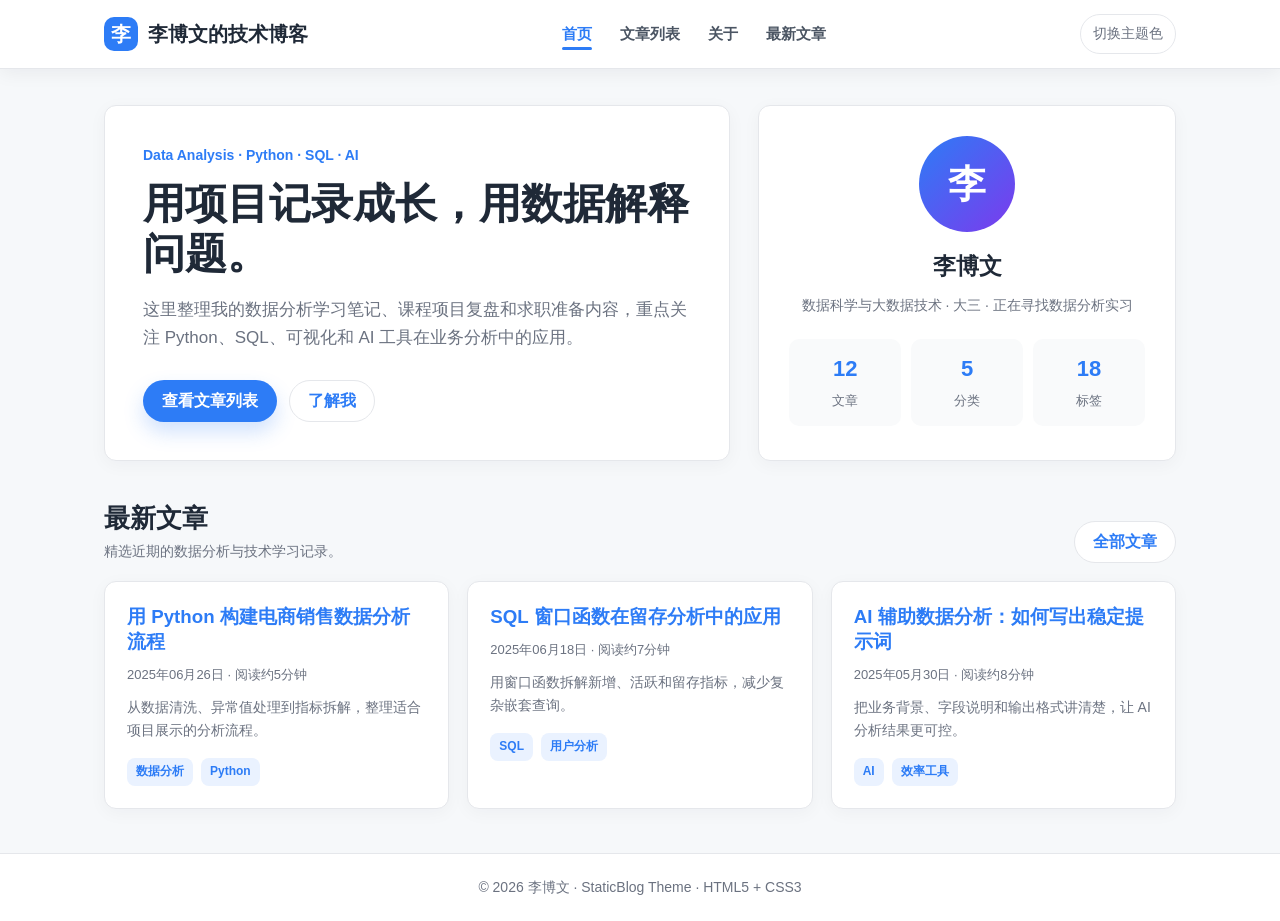
<file: index.html>
<!DOCTYPE html>
<html lang="zh-CN">
<head>
  <meta charset="UTF-8" />
  <meta name="viewport" content="width=device-width, initial-scale=1.0" />
  <meta name="description" content="李博文的个人技术博客首页，记录数据分析、Python、SQL 与 AI 学习笔记。" />
  <title>李博文的技术博客 - 首页</title>
  <link rel="stylesheet" href="styles.css" />
</head>
<body>
  <input class="theme-switch visually-hidden" type="checkbox" id="theme-switch" />
  <div class="site">
    <header class="topbar">
      <nav class="nav" aria-label="主导航">
        <a class="brand" href="index.html">
          <span class="brand-mark">李</span>
          <span>李博文的技术博客</span>
        </a>

        <input class="menu-toggle" type="checkbox" id="menu-toggle" />
        <label class="hamburger" for="menu-toggle" aria-label="展开或收起导航">
          <span></span>
          <span></span>
          <span></span>
        </label>

        <ul class="nav-links">
          <li><a class="active" href="index.html">首页</a></li>
          <li><a href="articles.html">文章列表</a></li>
          <li><a href="#about">关于</a></li>
          <li><a href="#latest">最新文章</a></li>
        </ul>

        <label class="theme-label" for="theme-switch">切换主题色</label>
      </nav>
    </header>

    <main class="container">
      <section class="hero">
        <div class="hero-card">
          <p class="eyebrow">Data Analysis · Python · SQL · AI</p>
          <h1>用项目记录成长，用数据解释问题。</h1>
          <p class="hero-text">
            这里整理我的数据分析学习笔记、课程项目复盘和求职准备内容，重点关注 Python、SQL、可视化和 AI 工具在业务分析中的应用。
          </p>
          <div class="hero-actions">
            <a class="button button-primary" href="articles.html">查看文章列表</a>
            <a class="button button-ghost" href="#about">了解我</a>
          </div>
        </div>

        <aside class="profile-card" id="about">
          <div class="avatar">李</div>
          <h2>李博文</h2>
          <p>数据科学与大数据技术 · 大三 · 正在寻找数据分析实习</p>
          <div class="stats" aria-label="博客统计">
            <div class="stat">
              <strong>12</strong>
              <span>文章</span>
            </div>
            <div class="stat">
              <strong>5</strong>
              <span>分类</span>
            </div>
            <div class="stat">
              <strong>18</strong>
              <span>标签</span>
            </div>
          </div>
        </aside>
      </section>

      <section id="latest" aria-labelledby="latest-title">
        <div class="section-head">
          <div>
            <h2 id="latest-title">最新文章</h2>
            <p>精选近期的数据分析与技术学习记录。</p>
          </div>
          <a class="button button-ghost" href="articles.html">全部文章</a>
        </div>

        <div class="posts-grid">
          <article class="post-card">
            <h3><a href="articles.html#python-commerce">用 Python 构建电商销售数据分析流程</a></h3>
            <p class="meta">2025年06月26日 · 阅读约5分钟</p>
            <p class="summary">从数据清洗、异常值处理到指标拆解，整理适合项目展示的分析流程。</p>
            <div class="tags">
              <span class="tag">数据分析</span>
              <span class="tag">Python</span>
            </div>
          </article>

          <article class="post-card">
            <h3><a href="articles.html#sql-retention">SQL 窗口函数在留存分析中的应用</a></h3>
            <p class="meta">2025年06月18日 · 阅读约7分钟</p>
            <p class="summary">用窗口函数拆解新增、活跃和留存指标，减少复杂嵌套查询。</p>
            <div class="tags">
              <span class="tag">SQL</span>
              <span class="tag">用户分析</span>
            </div>
          </article>

          <article class="post-card">
            <h3><a href="articles.html#ai-prompt">AI 辅助数据分析：如何写出稳定提示词</a></h3>
            <p class="meta">2025年05月30日 · 阅读约8分钟</p>
            <p class="summary">把业务背景、字段说明和输出格式讲清楚，让 AI 分析结果更可控。</p>
            <div class="tags">
              <span class="tag">AI</span>
              <span class="tag">效率工具</span>
            </div>
          </article>
        </div>
      </section>
    </main>

    <footer class="footer">
      <div class="footer-inner">© 2026 李博文 · StaticBlog Theme · HTML5 + CSS3</div>
    </footer>
  </div>
</body>
</html>
</file>
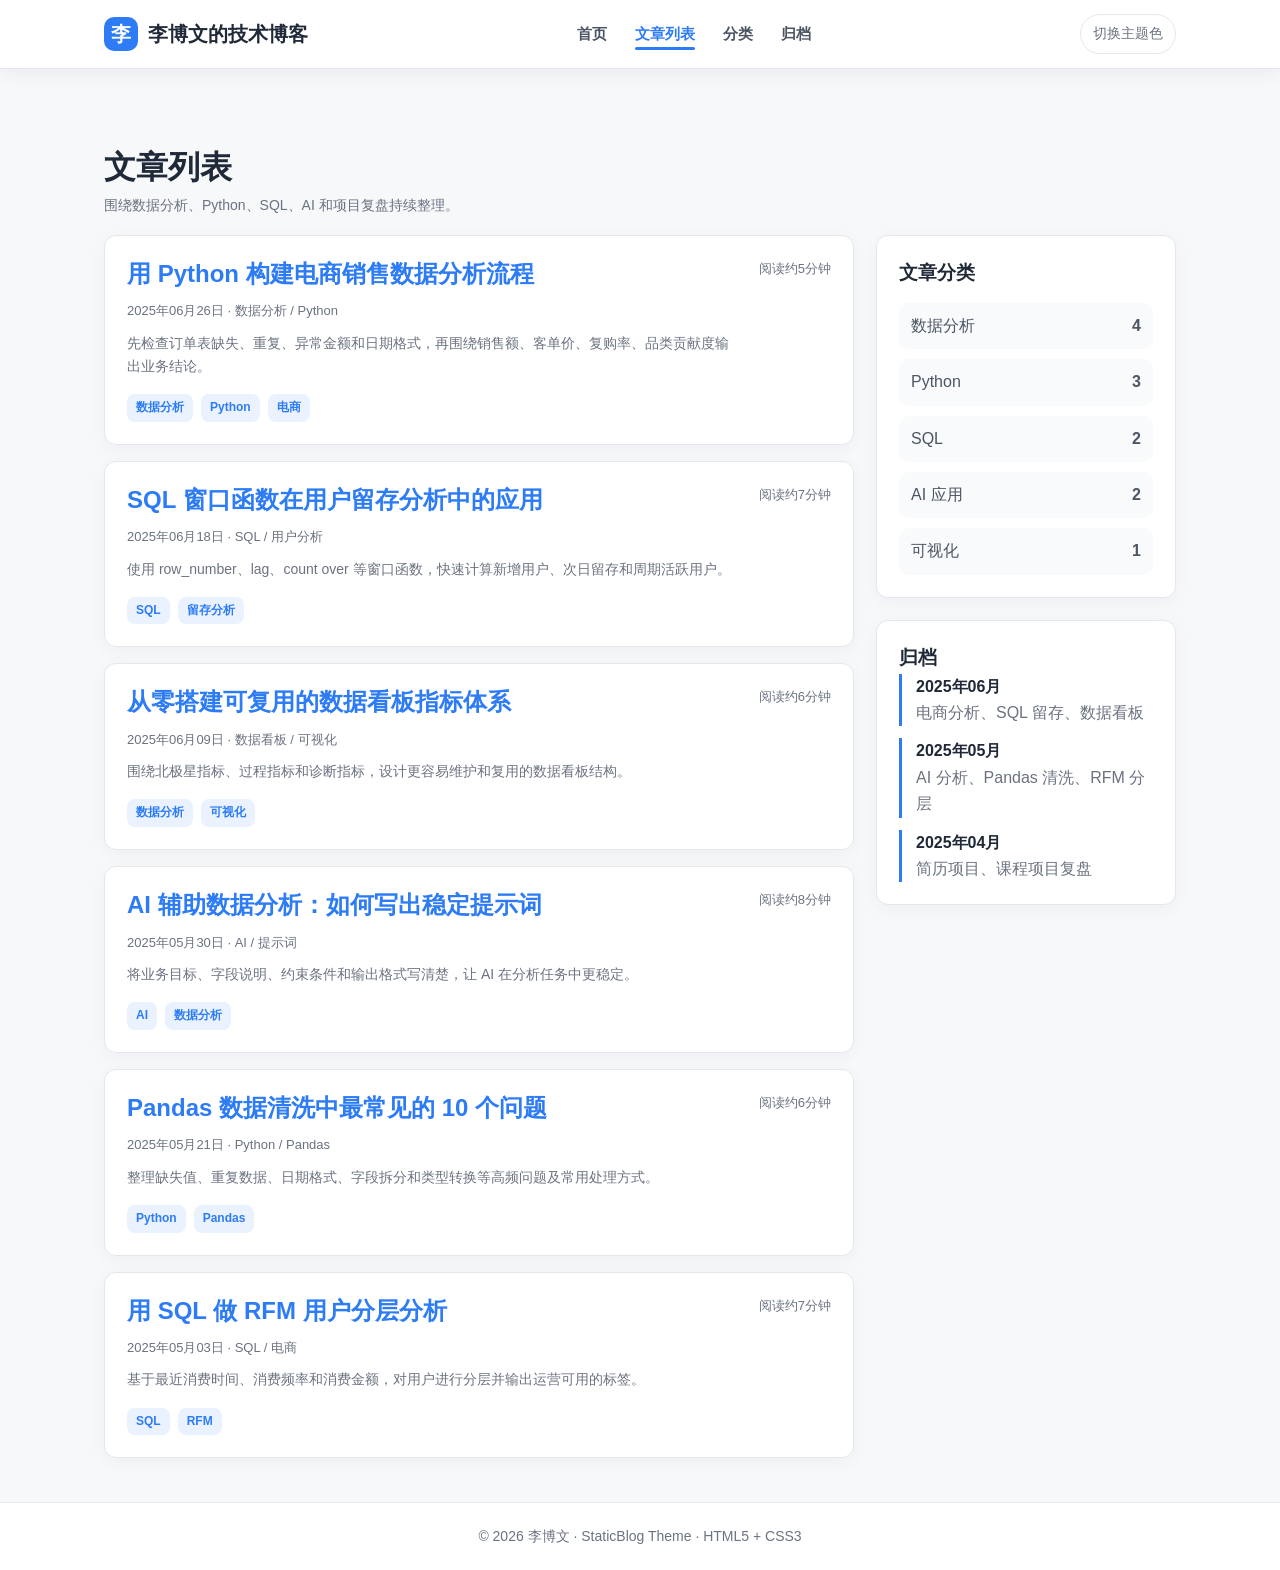
<file: articles.html>
<!DOCTYPE html>
<html lang="zh-CN">
<head>
  <meta charset="UTF-8" />
  <meta name="viewport" content="width=device-width, initial-scale=1.0" />
  <meta name="description" content="李博文个人技术博客文章列表，包含数据分析、Python、SQL、AI 等主题。" />
  <title>李博文的技术博客 - 文章列表</title>
  <link rel="stylesheet" href="styles.css" />
</head>
<body>
  <input class="theme-switch visually-hidden" type="checkbox" id="theme-switch" />
  <div class="site">
    <header class="topbar">
      <nav class="nav" aria-label="主导航">
        <a class="brand" href="index.html">
          <span class="brand-mark">李</span>
          <span>李博文的技术博客</span>
        </a>

        <input class="menu-toggle" type="checkbox" id="menu-toggle" />
        <label class="hamburger" for="menu-toggle" aria-label="展开或收起导航">
          <span></span>
          <span></span>
          <span></span>
        </label>

        <ul class="nav-links">
          <li><a href="index.html">首页</a></li>
          <li><a class="active" href="articles.html">文章列表</a></li>
          <li><a href="#categories">分类</a></li>
          <li><a href="#archive">归档</a></li>
        </ul>

        <label class="theme-label" for="theme-switch">切换主题色</label>
      </nav>
    </header>

    <main class="container">
      <div class="section-head">
        <div>
          <h1>文章列表</h1>
          <p>围绕数据分析、Python、SQL、AI 和项目复盘持续整理。</p>
        </div>
      </div>

      <div class="split-layout">
        <section class="article-list" aria-label="文章列表">
          <article class="post-card" id="python-commerce">
            <div>
              <h2><a href="#python-commerce">用 Python 构建电商销售数据分析流程</a></h2>
              <p class="meta">2025年06月26日 · 数据分析 / Python</p>
              <p class="summary">先检查订单表缺失、重复、异常金额和日期格式，再围绕销售额、客单价、复购率、品类贡献度输出业务结论。</p>
              <div class="tags">
                <span class="tag">数据分析</span>
                <span class="tag">Python</span>
                <span class="tag">电商</span>
              </div>
            </div>
            <span class="read-time">阅读约5分钟</span>
          </article>

          <article class="post-card" id="sql-retention">
            <div>
              <h2><a href="#sql-retention">SQL 窗口函数在用户留存分析中的应用</a></h2>
              <p class="meta">2025年06月18日 · SQL / 用户分析</p>
              <p class="summary">使用 row_number、lag、count over 等窗口函数，快速计算新增用户、次日留存和周期活跃用户。</p>
              <div class="tags">
                <span class="tag">SQL</span>
                <span class="tag">留存分析</span>
              </div>
            </div>
            <span class="read-time">阅读约7分钟</span>
          </article>

          <article class="post-card">
            <div>
              <h2><a href="#dashboard">从零搭建可复用的数据看板指标体系</a></h2>
              <p class="meta">2025年06月09日 · 数据看板 / 可视化</p>
              <p class="summary">围绕北极星指标、过程指标和诊断指标，设计更容易维护和复用的数据看板结构。</p>
              <div class="tags">
                <span class="tag">数据分析</span>
                <span class="tag">可视化</span>
              </div>
            </div>
            <span class="read-time">阅读约6分钟</span>
          </article>

          <article class="post-card" id="ai-prompt">
            <div>
              <h2><a href="#ai-prompt">AI 辅助数据分析：如何写出稳定提示词</a></h2>
              <p class="meta">2025年05月30日 · AI / 提示词</p>
              <p class="summary">将业务目标、字段说明、约束条件和输出格式写清楚，让 AI 在分析任务中更稳定。</p>
              <div class="tags">
                <span class="tag">AI</span>
                <span class="tag">数据分析</span>
              </div>
            </div>
            <span class="read-time">阅读约8分钟</span>
          </article>

          <article class="post-card">
            <div>
              <h2><a href="#pandas">Pandas 数据清洗中最常见的 10 个问题</a></h2>
              <p class="meta">2025年05月21日 · Python / Pandas</p>
              <p class="summary">整理缺失值、重复数据、日期格式、字段拆分和类型转换等高频问题及常用处理方式。</p>
              <div class="tags">
                <span class="tag">Python</span>
                <span class="tag">Pandas</span>
              </div>
            </div>
            <span class="read-time">阅读约6分钟</span>
          </article>

          <article class="post-card">
            <div>
              <h2><a href="#rfm">用 SQL 做 RFM 用户分层分析</a></h2>
              <p class="meta">2025年05月03日 · SQL / 电商</p>
              <p class="summary">基于最近消费时间、消费频率和消费金额，对用户进行分层并输出运营可用的标签。</p>
              <div class="tags">
                <span class="tag">SQL</span>
                <span class="tag">RFM</span>
              </div>
            </div>
            <span class="read-time">阅读约7分钟</span>
          </article>
        </section>

        <aside>
          <section class="panel" id="categories">
            <h3>文章分类</h3>
            <ul class="category-list">
              <li><a href="#python-commerce"><span>数据分析</span><strong>4</strong></a></li>
              <li><a href="#pandas"><span>Python</span><strong>3</strong></a></li>
              <li><a href="#sql-retention"><span>SQL</span><strong>2</strong></a></li>
              <li><a href="#ai-prompt"><span>AI 应用</span><strong>2</strong></a></li>
              <li><a href="#dashboard"><span>可视化</span><strong>1</strong></a></li>
            </ul>
          </section>

          <section class="archive-card" id="archive">
            <h3>归档</h3>
            <ul class="timeline">
              <li><strong>2025年06月</strong><br />电商分析、SQL 留存、数据看板</li>
              <li><strong>2025年05月</strong><br />AI 分析、Pandas 清洗、RFM 分层</li>
              <li><strong>2025年04月</strong><br />简历项目、课程项目复盘</li>
            </ul>
          </section>
        </aside>
      </div>
    </main>

    <footer class="footer">
      <div class="footer-inner">© 2026 李博文 · StaticBlog Theme · HTML5 + CSS3</div>
    </footer>
  </div>
</body>
</html>
</file>
<file: styles.css>
:root {
  --primary: #2D7CF6;
  --primary-dark: #185CC8;
  --primary-soft: #EAF2FF;
  --bg: #F6F8FA;
  --card: #FFFFFF;
  --text: #1F2937;
  --muted: #6B7280;
  --border: #E5E7EB;
  --shadow: 0 10px 28px rgba(15, 23, 42, 0.08);
  --radius: 12px;
  --max-width: 1120px;
}

/* 勾选换肤：不依赖 JavaScript，展示 CSS 变量统一换肤能力 */
.theme-switch:checked ~ .site {
  --primary: #7C3AED;
  --primary-dark: #5B21B6;
  --primary-soft: #F3E8FF;
}

* {
  box-sizing: border-box;
  margin: 0;
  padding: 0;
}

html {
  scroll-behavior: smooth;
}

body {
  background: var(--bg);
  color: var(--text);
  font-family: -apple-system, BlinkMacSystemFont, "Segoe UI", Roboto, "Helvetica Neue", Arial, sans-serif;
  line-height: 1.65;
}

a {
  color: inherit;
  text-decoration: none;
}

img {
  display: block;
  max-width: 100%;
}

.visually-hidden {
  position: absolute;
  width: 1px;
  height: 1px;
  padding: 0;
  overflow: hidden;
  clip: rect(0, 0, 0, 0);
  white-space: nowrap;
  border: 0;
}

.site {
  min-height: 100vh;
  background: var(--bg);
}

.topbar {
  position: sticky;
  top: 0;
  z-index: 20;
  background: rgba(255, 255, 255, 0.96);
  border-bottom: 1px solid var(--border);
  box-shadow: 0 4px 18px rgba(15, 23, 42, 0.06);
  backdrop-filter: blur(10px);
}

.nav {
  max-width: var(--max-width);
  height: 68px;
  margin: 0 auto;
  padding: 0 24px;
  display: flex;
  align-items: center;
  justify-content: space-between;
  gap: 24px;
}

.brand {
  display: flex;
  align-items: center;
  gap: 10px;
  font-size: 20px;
  font-weight: 800;
}

.brand-mark {
  width: 34px;
  height: 34px;
  border-radius: 10px;
  background: var(--primary);
  color: #FFFFFF;
  display: grid;
  place-items: center;
  transition: background 0.2s ease;
}

.menu-toggle {
  display: none;
}

.hamburger {
  display: none;
  width: 42px;
  height: 38px;
  border: 1px solid var(--border);
  border-radius: 10px;
  background: #FFFFFF;
  cursor: pointer;
  align-items: center;
  justify-content: center;
  flex-direction: column;
  gap: 5px;
}

.hamburger span {
  width: 20px;
  height: 2px;
  border-radius: 99px;
  background: var(--text);
  transition: transform 0.2s ease, opacity 0.2s ease;
}

.nav-links {
  display: flex;
  align-items: center;
  gap: 28px;
  list-style: none;
  color: #4B5563;
  font-size: 15px;
  font-weight: 650;
}

.nav-links a {
  position: relative;
  padding: 22px 0;
}

.nav-links a:hover,
.nav-links a.active {
  color: var(--primary);
}

.nav-links a.active::after {
  content: "";
  position: absolute;
  left: 0;
  right: 0;
  bottom: 14px;
  height: 3px;
  border-radius: 99px;
  background: var(--primary);
}

.theme-label {
  padding: 7px 12px;
  border: 1px solid var(--border);
  border-radius: 999px;
  color: var(--muted);
  font-size: 14px;
  cursor: pointer;
  user-select: none;
}

.theme-label:hover {
  color: var(--primary);
  border-color: rgba(45, 124, 246, 0.45);
  background: var(--primary-soft);
}

.container {
  max-width: var(--max-width);
  margin: 0 auto;
  padding: 36px 24px 44px;
}

.hero {
  display: grid;
  grid-template-columns: minmax(0, 1.2fr) minmax(280px, 0.8fr);
  gap: 28px;
  align-items: stretch;
}

.hero-card,
.profile-card,
.post-card,
.panel,
.archive-card {
  border: 1px solid var(--border);
  border-radius: var(--radius);
  background: var(--card);
  box-shadow: 0 4px 18px rgba(15, 23, 42, 0.04);
}

.hero-card {
  padding: 38px;
  display: flex;
  flex-direction: column;
  justify-content: center;
}

.eyebrow {
  margin-bottom: 12px;
  color: var(--primary);
  font-size: 14px;
  font-weight: 800;
}

.hero h1 {
  max-width: 680px;
  font-size: 42px;
  line-height: 1.2;
}

.hero-text {
  max-width: 620px;
  margin-top: 16px;
  color: var(--muted);
  font-size: 17px;
}

.hero-actions {
  margin-top: 28px;
  display: flex;
  flex-wrap: wrap;
  gap: 12px;
}

.button {
  display: inline-flex;
  align-items: center;
  justify-content: center;
  min-height: 42px;
  padding: 0 18px;
  border-radius: 999px;
  border: 1px solid transparent;
  font-weight: 700;
  transition: transform 0.2s ease, box-shadow 0.2s ease, background 0.2s ease;
}

.button:hover {
  transform: translateY(-2px);
}

.button-primary {
  background: var(--primary);
  color: #FFFFFF;
  box-shadow: 0 10px 20px rgba(45, 124, 246, 0.22);
}

.button-primary:hover {
  background: var(--primary-dark);
}

.button-ghost {
  border-color: var(--border);
  color: var(--primary);
  background: #FFFFFF;
}

.profile-card {
  padding: 30px;
  text-align: center;
}

.avatar {
  width: 96px;
  height: 96px;
  margin: 0 auto 16px;
  border-radius: 50%;
  background: linear-gradient(135deg, var(--primary), #7C3AED);
  color: #FFFFFF;
  display: grid;
  place-items: center;
  font-size: 38px;
  font-weight: 900;
}

.profile-card h2 {
  font-size: 23px;
}

.profile-card p {
  margin-top: 8px;
  color: var(--muted);
  font-size: 14px;
}

.stats {
  margin-top: 22px;
  display: grid;
  grid-template-columns: repeat(3, 1fr);
  gap: 10px;
}

.stat {
  padding: 12px 8px;
  border-radius: 10px;
  background: #F9FAFB;
}

.stat strong {
  display: block;
  color: var(--primary);
  font-size: 22px;
}

.stat span {
  color: var(--muted);
  font-size: 13px;
}

.section-head {
  margin: 36px 0 18px;
  display: flex;
  align-items: end;
  justify-content: space-between;
  gap: 16px;
}

.section-head h2 {
  font-size: 26px;
}

.section-head p {
  color: var(--muted);
  font-size: 14px;
}

.posts-grid {
  display: grid;
  grid-template-columns: repeat(3, minmax(0, 1fr));
  gap: 18px;
}

.post-card {
  padding: 22px;
  transition: transform 0.2s ease, box-shadow 0.2s ease, border-color 0.2s ease;
}

.post-card:hover {
  transform: translateY(-4px);
  border-color: rgba(45, 124, 246, 0.28);
  box-shadow: var(--shadow);
}

.post-card h3,
.post-card h2 {
  color: var(--primary);
  line-height: 1.35;
}

.meta {
  margin: 10px 0;
  color: var(--muted);
  font-size: 13px;
}

.summary {
  color: var(--muted);
  font-size: 14px;
}

.tags {
  margin-top: 16px;
  display: flex;
  flex-wrap: wrap;
  gap: 8px;
}

.tag {
  padding: 4px 9px;
  border-radius: 8px;
  background: var(--primary-soft);
  color: var(--primary);
  font-size: 12px;
  font-weight: 800;
}

.split-layout {
  display: grid;
  grid-template-columns: minmax(0, 1fr) 300px;
  gap: 22px;
  align-items: start;
}

.article-list {
  display: grid;
  gap: 16px;
}

.article-list .post-card {
  display: grid;
  grid-template-columns: minmax(0, 1fr) auto;
  gap: 18px;
}

.read-time {
  color: var(--muted);
  font-size: 13px;
  white-space: nowrap;
}

.panel {
  position: sticky;
  top: 92px;
  padding: 22px;
}

.panel h3 {
  margin-bottom: 14px;
}

.category-list {
  display: grid;
  gap: 10px;
  list-style: none;
}

.category-list a {
  display: flex;
  justify-content: space-between;
  padding: 10px 12px;
  border-radius: 10px;
  background: #F9FAFB;
  color: #4B5563;
}

.category-list a:hover {
  color: var(--primary);
  background: var(--primary-soft);
}

.archive-card {
  margin-top: 22px;
  padding: 22px;
}

.timeline {
  display: grid;
  gap: 12px;
  list-style: none;
}

.timeline li {
  padding-left: 14px;
  border-left: 3px solid var(--primary);
  color: var(--muted);
}

.timeline strong {
  color: var(--text);
}

.footer {
  border-top: 1px solid var(--border);
  background: #FFFFFF;
  color: var(--muted);
  text-align: center;
  font-size: 14px;
}

.footer-inner {
  max-width: var(--max-width);
  margin: 0 auto;
  padding: 22px 24px;
}

@media (max-width: 960px) {
  .hero,
  .split-layout {
    grid-template-columns: 1fr;
  }

  .posts-grid {
    grid-template-columns: repeat(2, minmax(0, 1fr));
  }

  .panel {
    position: static;
  }
}

@media (max-width: 720px) {
  .nav {
    height: auto;
    min-height: 64px;
    padding: 12px 18px;
    flex-wrap: wrap;
  }

  .hamburger {
    display: flex;
    margin-left: auto;
  }

  .theme-label {
    order: 2;
  }

  .nav-links {
    width: 100%;
    max-height: 0;
    overflow: hidden;
    flex-direction: column;
    align-items: stretch;
    gap: 0;
    transition: max-height 0.25s ease;
  }

  .nav-links li {
    border-top: 1px solid var(--border);
  }

  .nav-links a {
    display: block;
    padding: 13px 0;
  }

  .nav-links a.active::after {
    bottom: 8px;
    width: 34px;
  }

  .menu-toggle:checked ~ .hamburger span:nth-child(1) {
    transform: translateY(7px) rotate(45deg);
  }

  .menu-toggle:checked ~ .hamburger span:nth-child(2) {
    opacity: 0;
  }

  .menu-toggle:checked ~ .hamburger span:nth-child(3) {
    transform: translateY(-7px) rotate(-45deg);
  }

  .menu-toggle:checked ~ .nav-links {
    max-height: 280px;
  }

  .container {
    padding: 24px 18px 34px;
  }

  .hero-card {
    padding: 26px;
  }

  .hero h1 {
    font-size: 32px;
  }

  .posts-grid,
  .article-list .post-card {
    grid-template-columns: 1fr;
  }
}

@media (max-width: 480px) {
  .brand {
    font-size: 18px;
  }

  .theme-label {
    width: 100%;
    text-align: center;
  }

  .hero h1 {
    font-size: 28px;
  }

  .hero-actions {
    flex-direction: column;
  }

  .button {
    width: 100%;
  }

  .stats {
    grid-template-columns: 1fr;
  }
}
</file>
